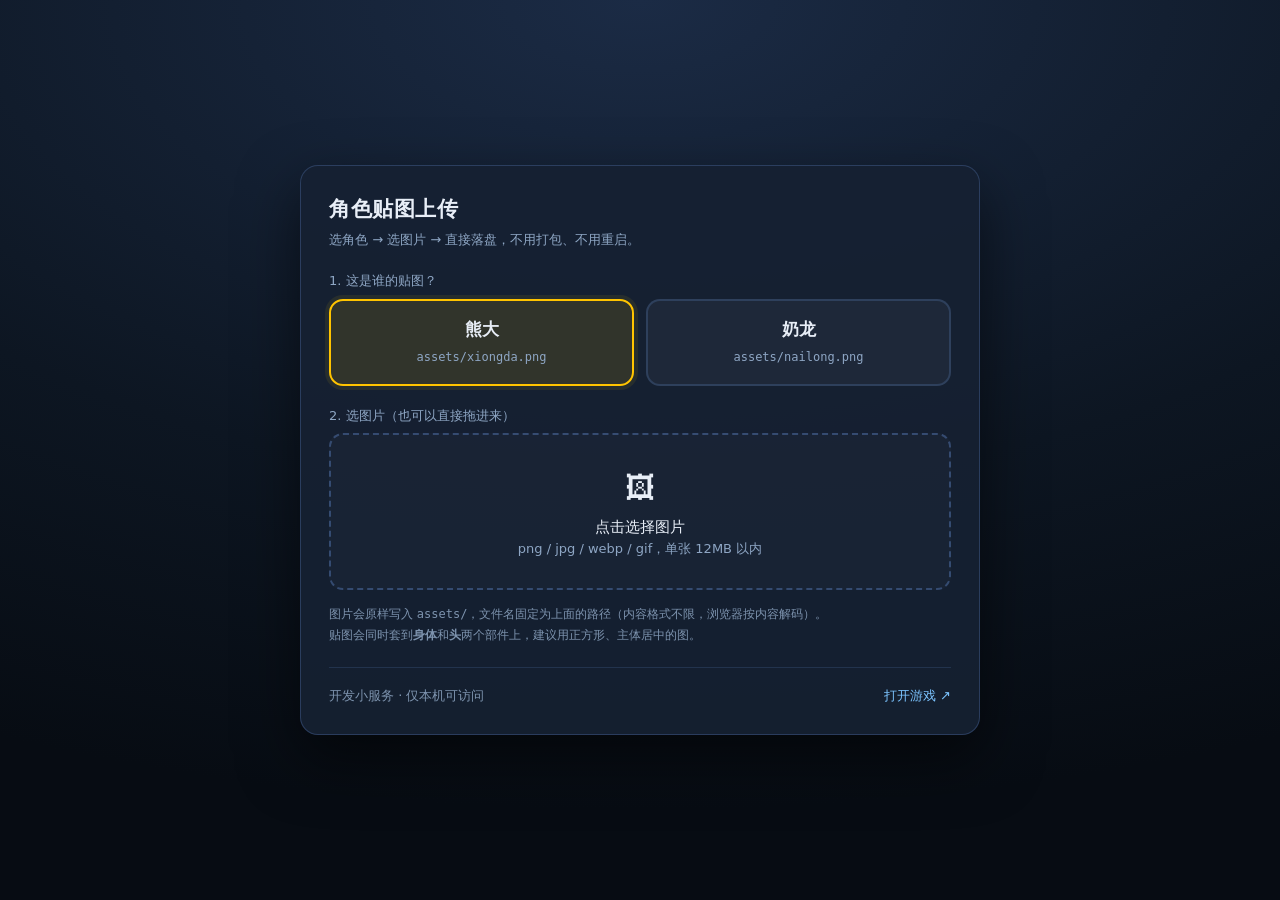
<file: railwayRGZ/upload.html>
<!DOCTYPE html>
<html lang="zh-CN">
<head>
<meta charset="utf-8">
<meta name="viewport" content="width=device-width, initial-scale=1">
<title>角色贴图上传</title>
<style>
  * { box-sizing: border-box; }
  body {
    margin: 0; min-height: 100vh;
    display: flex; align-items: center; justify-content: center;
    background: radial-gradient(120% 90% at 50% 0%, #1b2b45 0%, #0d1622 60%, #070c13 100%);
    color: #e8eef7;
    font: 15px/1.5 "PingFang SC", "Microsoft YaHei", system-ui, sans-serif;
    padding: 24px;
  }
  .card {
    width: 100%; max-width: 680px;
    background: rgba(22, 33, 50, 0.92);
    border: 1px solid rgba(120, 170, 255, 0.22);
    border-radius: 18px;
    padding: 28px;
    box-shadow: 0 24px 60px rgba(0, 0, 0, 0.55);
  }
  h1 { margin: 0 0 4px; font-size: 21px; letter-spacing: .5px; }
  .sub { margin: 0 0 22px; color: #8ea6c4; font-size: 13px; }
  .label { font-size: 13px; color: #8ea6c4; margin: 0 0 8px; }

  .types { display: grid; grid-template-columns: 1fr 1fr; gap: 12px; margin-bottom: 20px; }
  .type {
    position: relative; cursor: pointer; text-align: center;
    padding: 16px 12px; border-radius: 14px;
    background: rgba(255, 255, 255, 0.04);
    border: 2px solid rgba(120, 170, 255, 0.18);
    transition: border-color .16s, background .16s, transform .16s;
    user-select: none;
  }
  .type:hover { background: rgba(255, 255, 255, 0.07); transform: translateY(-1px); }
  .type.on {
    border-color: #ffc400;
    background: rgba(255, 196, 0, 0.12);
    box-shadow: 0 0 0 4px rgba(255, 196, 0, 0.08);
  }
  .type b { display: block; font-size: 17px; margin-bottom: 3px; }
  .type span { font-size: 12px; color: #8ea6c4; font-family: ui-monospace, Menlo, monospace; }

  .drop {
    border: 2px dashed rgba(120, 170, 255, 0.3);
    border-radius: 14px;
    padding: 30px 18px;
    text-align: center;
    cursor: pointer;
    transition: border-color .16s, background .16s;
    background: rgba(255, 255, 255, 0.02);
  }
  .drop:hover, .drop.hot { border-color: #5cb4ff; background: rgba(92, 180, 255, 0.09); }
  .drop .big { font-size: 30px; margin-bottom: 6px; }
  .drop .hint { color: #8ea6c4; font-size: 13px; }

  .preview { display: none; margin-top: 18px; align-items: center; gap: 16px; }
  .preview.show { display: flex; }
  .preview img {
    width: 108px; height: 108px; object-fit: contain;
    border-radius: 12px; background: #0b131f;
    border: 1px solid rgba(120, 170, 255, 0.22);
  }
  .preview .meta { font-size: 13px; color: #a9bfda; }
  .preview .meta b { color: #e8eef7; }

  .msg { margin-top: 18px; padding: 13px 15px; border-radius: 12px; font-size: 14px; display: none; }
  .msg.show { display: block; }
  .msg.ok { background: rgba(31, 184, 92, 0.16); border: 1px solid rgba(31, 184, 92, 0.5); color: #86efac; }
  .msg.err { background: rgba(255, 59, 47, 0.14); border: 1px solid rgba(255, 59, 47, 0.5); color: #ffb4ae; }
  .msg.busy { background: rgba(92, 180, 255, 0.14); border: 1px solid rgba(92, 180, 255, 0.45); color: #a5d4ff; }
  .msg code { background: rgba(0, 0, 0, .35); padding: 1px 6px; border-radius: 5px; }

  .foot { margin-top: 22px; padding-top: 18px; border-top: 1px solid rgba(120, 170, 255, 0.14);
          display: flex; justify-content: space-between; align-items: center; font-size: 13px; }
  a { color: #7cc4ff; text-decoration: none; }
  a:hover { text-decoration: underline; }
  .note { color: #7d93ae; font-size: 12px; line-height: 1.7; margin-top: 14px; }
</style>
</head>
<body>
<div class="card">
  <h1>角色贴图上传</h1>
  <p class="sub">选角色 → 选图片 → 直接落盘，不用打包、不用重启。</p>

  <p class="label">1. 这是谁的贴图？</p>
  <div class="types">
    <div class="type on" data-type="xiongda">
      <b>熊大</b><span>assets/xiongda.png</span>
    </div>
    <div class="type" data-type="nailong">
      <b>奶龙</b><span>assets/nailong.png</span>
    </div>
  </div>

  <p class="label">2. 选图片（也可以直接拖进来）</p>
  <div class="drop" id="drop">
    <div class="big">🖼</div>
    <div>点击选择图片</div>
    <div class="hint">png / jpg / webp / gif，单张 12MB 以内</div>
  </div>
  <input type="file" id="file" accept="image/*" hidden>

  <div class="preview" id="preview">
    <img id="thumb" alt="预览">
    <div class="meta" id="meta"></div>
  </div>

  <div class="msg" id="msg"></div>

  <p class="note">
    图片会原样写入 <code>assets/</code>，文件名固定为上面的路径（内容格式不限，浏览器按内容解码）。<br>
    贴图会同时套到<b>身体</b>和<b>头</b>两个部件上，建议用正方形、主体居中的图。
  </p>

  <div class="foot">
    <span style="color:#7d93ae">开发小服务 · 仅本机可访问</span>
    <a href="/index.html" target="_blank">打开游戏 ↗</a>
  </div>
</div>

<script>
(function () {
  const drop = document.getElementById('drop');
  const input = document.getElementById('file');
  const preview = document.getElementById('preview');
  const thumb = document.getElementById('thumb');
  const meta = document.getElementById('meta');
  const msg = document.getElementById('msg');
  const typeCards = Array.prototype.slice.call(document.querySelectorAll('.type'));

  let type = 'xiongda';
  let busy = false;

  typeCards.forEach(function (el) {
    el.addEventListener('click', function () {
      typeCards.forEach(function (o) { o.classList.remove('on'); });
      el.classList.add('on');
      type = el.dataset.type;
    });
  });

  function say(kind, html) {
    msg.className = 'msg show ' + kind;
    msg.innerHTML = html;
  }

  function human(bytes) {
    if (bytes < 1024) return bytes + ' B';
    if (bytes < 1024 * 1024) return (bytes / 1024).toFixed(1) + ' KB';
    return (bytes / 1024 / 1024).toFixed(2) + ' MB';
  }

  /* 选中文件后立刻上传，一步到位 */
  function handleFile(file) {
    if (!file) return;

    const url = URL.createObjectURL(file);
    thumb.src = url;
    thumb.onload = function () { URL.revokeObjectURL(url); };
    meta.innerHTML = '<b>' + file.name + '</b><br>原始大小 ' + human(file.size);
    preview.classList.add('show');

    if (busy) return;
    busy = true;
    say('busy', '上传中…');

    fetch('/api/upload?type=' + encodeURIComponent(type), {
      method: 'POST',
      headers: { 'Content-Type': file.type || 'application/octet-stream' },
      body: file
    })
      .then(function (r) { return r.json().catch(function () { return { ok: false, error: '服务返回了非 JSON（是不是服务没起？）' }; }); })
      .then(function (j) {
        if (j.ok) {
          say('ok', '✅ 已写入 <code>' + j.file + '</code>（' + j.format + '，' + human(j.bytes) + '）<br>' +
                    '回到游戏页面刷新一下就能看到新造型。');
        } else {
          say('err', '❌ ' + j.error);
        }
      })
      .catch(function (e) {
        say('err', '❌ 上传失败：' + e.message);
      })
      .then(function () {
        busy = false;
        input.value = '';   // 允许重复选同一张
      });
  }

  drop.addEventListener('click', function () { input.click(); });

  input.addEventListener('change', function () {
    handleFile(input.files && input.files[0]);
  });

  ['dragenter', 'dragover'].forEach(function (ev) {
    drop.addEventListener(ev, function (e) {
      e.preventDefault();
      drop.classList.add('hot');
    });
  });
  ['dragleave', 'drop'].forEach(function (ev) {
    drop.addEventListener(ev, function (e) {
      e.preventDefault();
      drop.classList.remove('hot');
    });
  });
  drop.addEventListener('drop', function (e) {
    const f = e.dataTransfer && e.dataTransfer.files && e.dataTransfer.files[0];
    handleFile(f);
  });
})();
</script>
</body>
</html>
</file>
